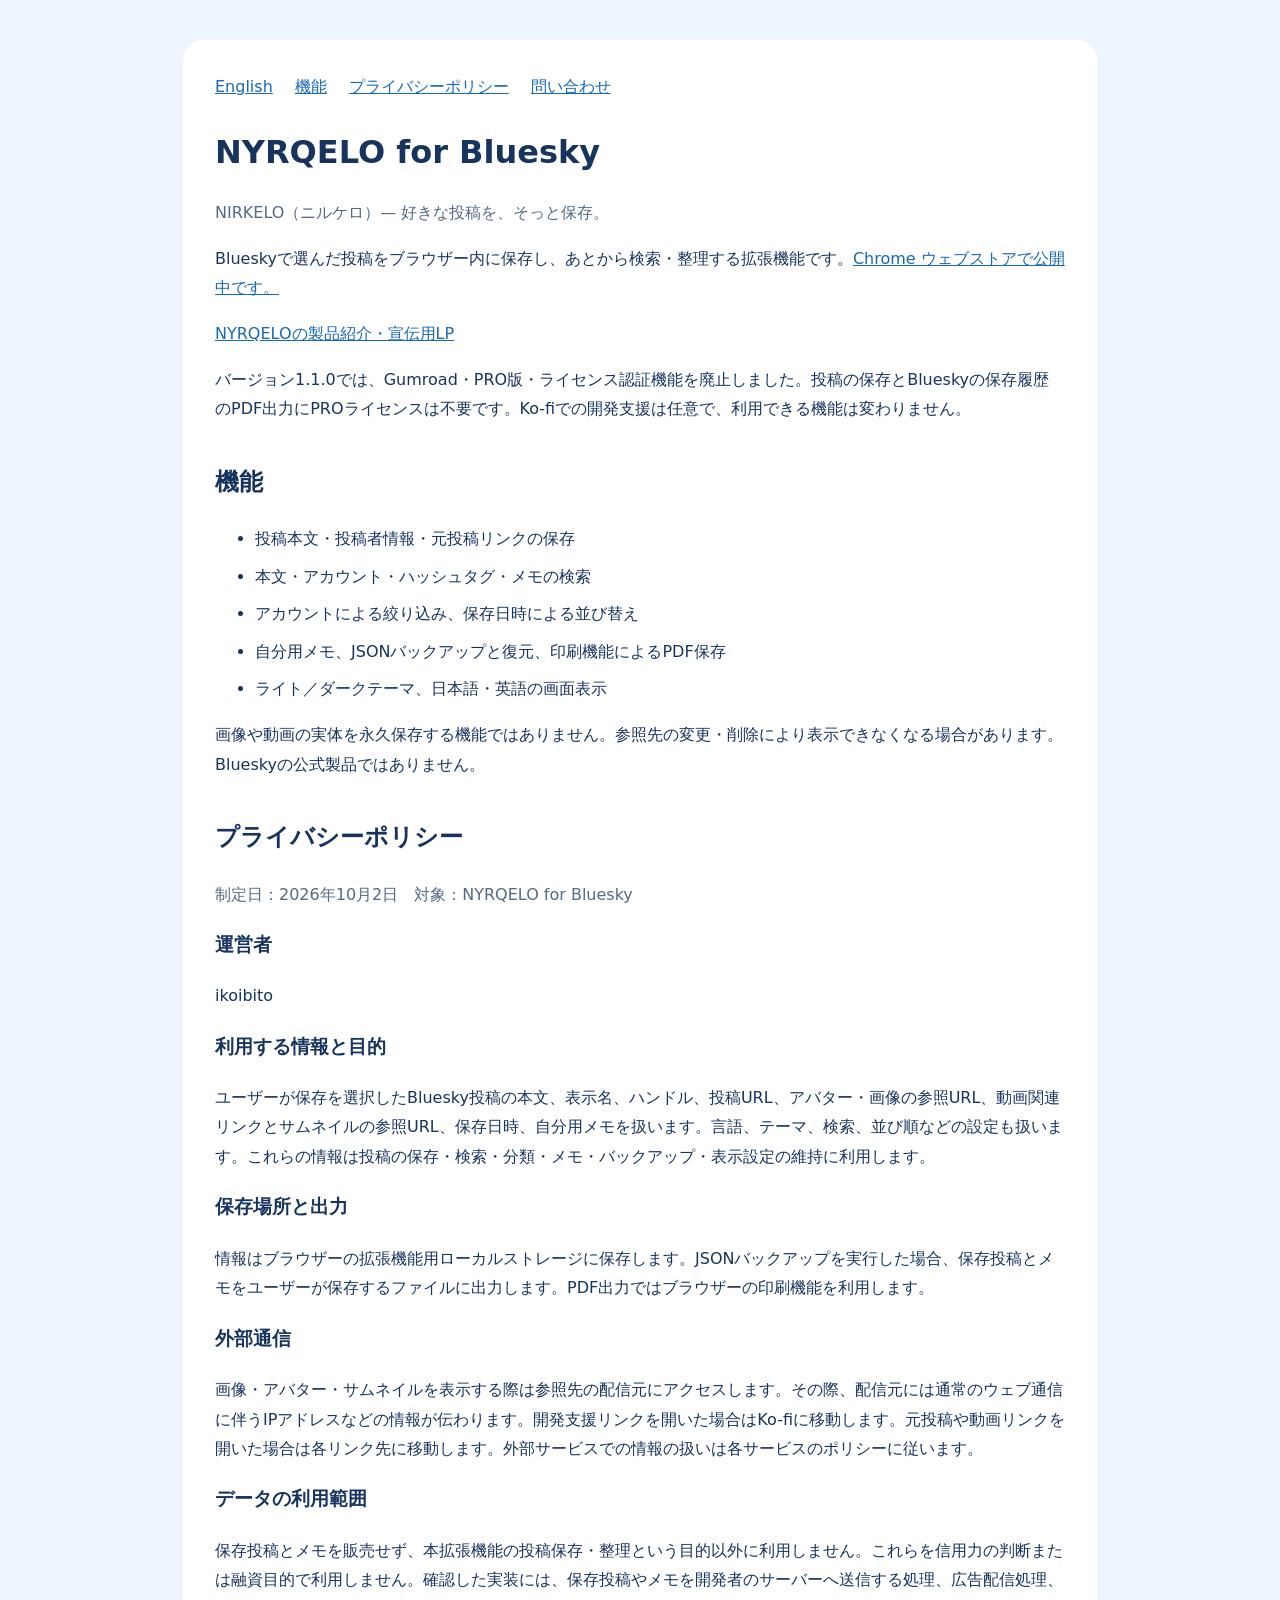
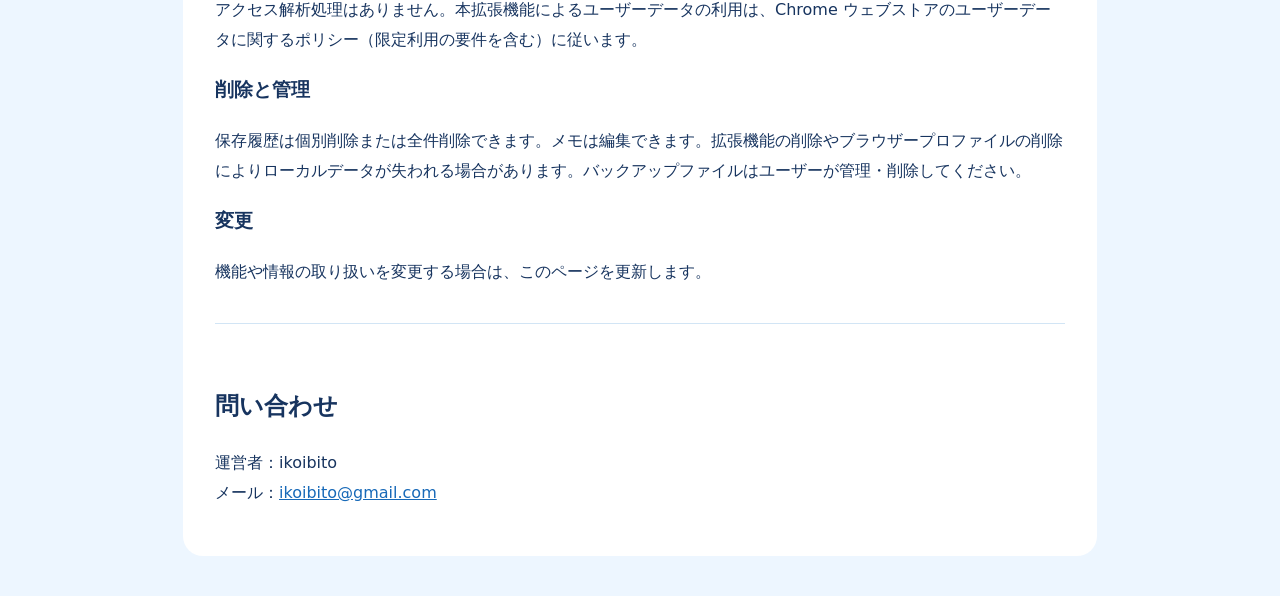
<file: index.html>
<!doctype html>
<html lang="ja">
<head><meta charset="utf-8"><meta name="viewport" content="width=device-width,initial-scale=1"><title>NYRQELO for Bluesky｜NIRKELO（ニルケロ）</title>
<style>body{margin:0;background:#edf6ff;color:#17345f;font-family:system-ui,sans-serif;line-height:1.85}main{max-width:850px;margin:40px auto;padding:32px;background:#fff;border-radius:20px}h1{font-size:2rem;margin-bottom:0}h2{margin-top:36px}a{color:#1769b8}.sub{color:#536b83}li{margin:8px 0}footer{border-top:1px solid #d2e5f5;padding-top:24px;margin-top:36px}nav a{margin-right:22px}</style></head>
<body><main><nav><a href="index-en.html">English</a><a href="#features">機能</a><a href="#privacy">プライバシーポリシー</a><a href="#support">問い合わせ</a></nav>
<h1>NYRQELO for Bluesky</h1><p class="sub">NIRKELO（ニルケロ）— 好きな投稿を、そっと保存。</p><p>Blueskyで選んだ投稿をブラウザー内に保存し、あとから検索・整理する拡張機能です。<a href="https://chromewebstore.google.com/detail/nyrqelo-for-bluesky/inamkdcoefaflmniegmelinbdoelckhn?hl=ja">Chrome ウェブストアで公開中です。</a></p>
<p><a href="https://nyrqelo.vercel.app/">NYRQELOの製品紹介・宣伝用LP</a></p>
<p>バージョン1.1.0では、Gumroad・PRO版・ライセンス認証機能を廃止しました。投稿の保存とBlueskyの保存履歴のPDF出力にPROライセンスは不要です。Ko-fiでの開発支援は任意で、利用できる機能は変わりません。</p>
<h2 id="features">機能</h2><ul><li>投稿本文・投稿者情報・元投稿リンクの保存</li><li>本文・アカウント・ハッシュタグ・メモの検索</li><li>アカウントによる絞り込み、保存日時による並び替え</li><li>自分用メモ、JSONバックアップと復元、印刷機能によるPDF保存</li><li>ライト／ダークテーマ、日本語・英語の画面表示</li></ul>
<p>画像や動画の実体を永久保存する機能ではありません。参照先の変更・削除により表示できなくなる場合があります。Blueskyの公式製品ではありません。</p>
<h2 id="privacy">プライバシーポリシー</h2><p class="sub">制定日：2026年10月2日　対象：NYRQELO for Bluesky</p>
<h3>運営者</h3><p>ikoibito</p>
<h3>利用する情報と目的</h3><p>ユーザーが保存を選択したBluesky投稿の本文、表示名、ハンドル、投稿URL、アバター・画像の参照URL、動画関連リンクとサムネイルの参照URL、保存日時、自分用メモを扱います。言語、テーマ、検索、並び順などの設定も扱います。これらの情報は投稿の保存・検索・分類・メモ・バックアップ・表示設定の維持に利用します。</p>
<h3>保存場所と出力</h3><p>情報はブラウザーの拡張機能用ローカルストレージに保存します。JSONバックアップを実行した場合、保存投稿とメモをユーザーが保存するファイルに出力します。PDF出力ではブラウザーの印刷機能を利用します。</p>
<h3>外部通信</h3><p>画像・アバター・サムネイルを表示する際は参照先の配信元にアクセスします。その際、配信元には通常のウェブ通信に伴うIPアドレスなどの情報が伝わります。開発支援リンクを開いた場合はKo-fiに移動します。元投稿や動画リンクを開いた場合は各リンク先に移動します。外部サービスでの情報の扱いは各サービスのポリシーに従います。</p>
<h3>データの利用範囲</h3><p>保存投稿とメモを販売せず、本拡張機能の投稿保存・整理という目的以外に利用しません。これらを信用力の判断または融資目的で利用しません。確認した実装には、保存投稿やメモを開発者のサーバーへ送信する処理、広告配信処理、アクセス解析処理はありません。本拡張機能によるユーザーデータの利用は、Chrome ウェブストアのユーザーデータに関するポリシー（限定利用の要件を含む）に従います。</p>
<h3>削除と管理</h3><p>保存履歴は個別削除または全件削除できます。メモは編集できます。拡張機能の削除やブラウザープロファイルの削除によりローカルデータが失われる場合があります。バックアップファイルはユーザーが管理・削除してください。</p>
<h3>変更</h3><p>機能や情報の取り扱いを変更する場合は、このページを更新します。</p>
<footer id="support"><h2>問い合わせ</h2><p>運営者：ikoibito<br>メール：<a href="mailto:ikoibito@gmail.com">ikoibito@gmail.com</a></p></footer>
</main></body></html>
</file>
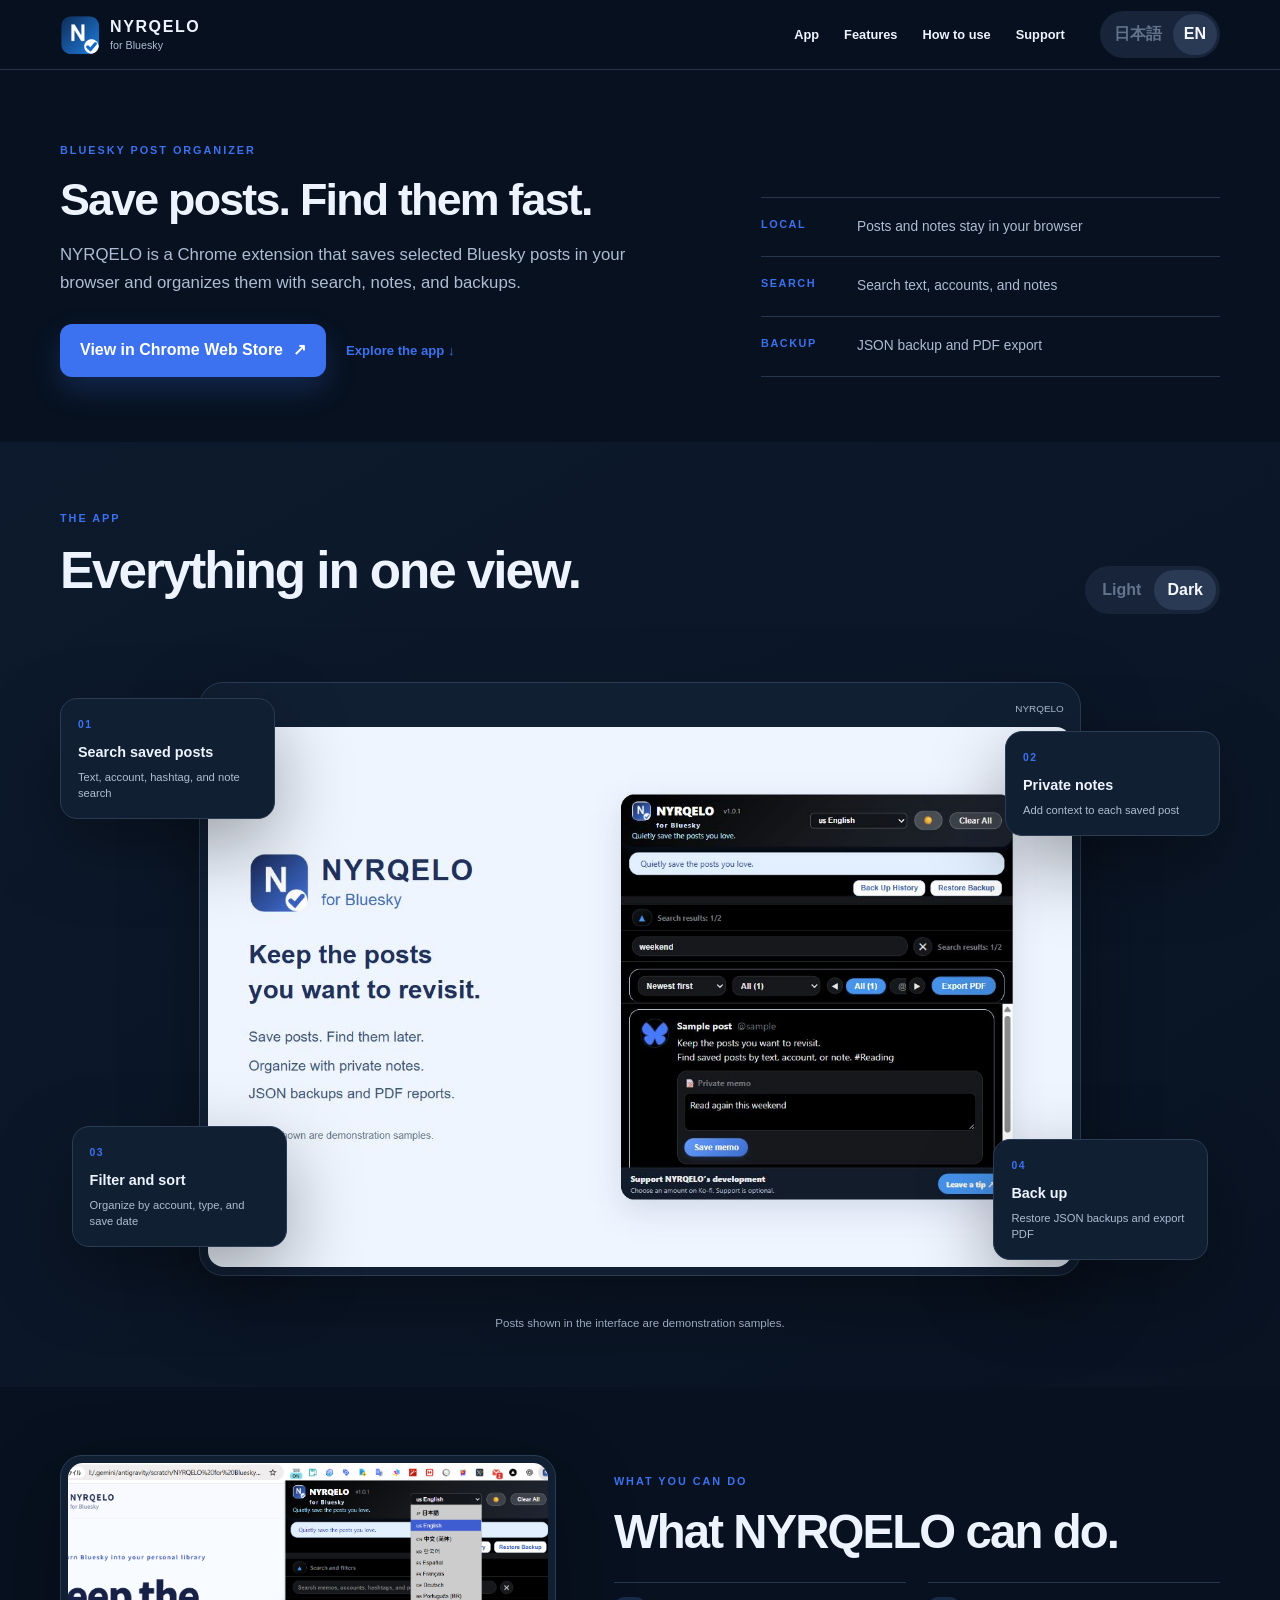
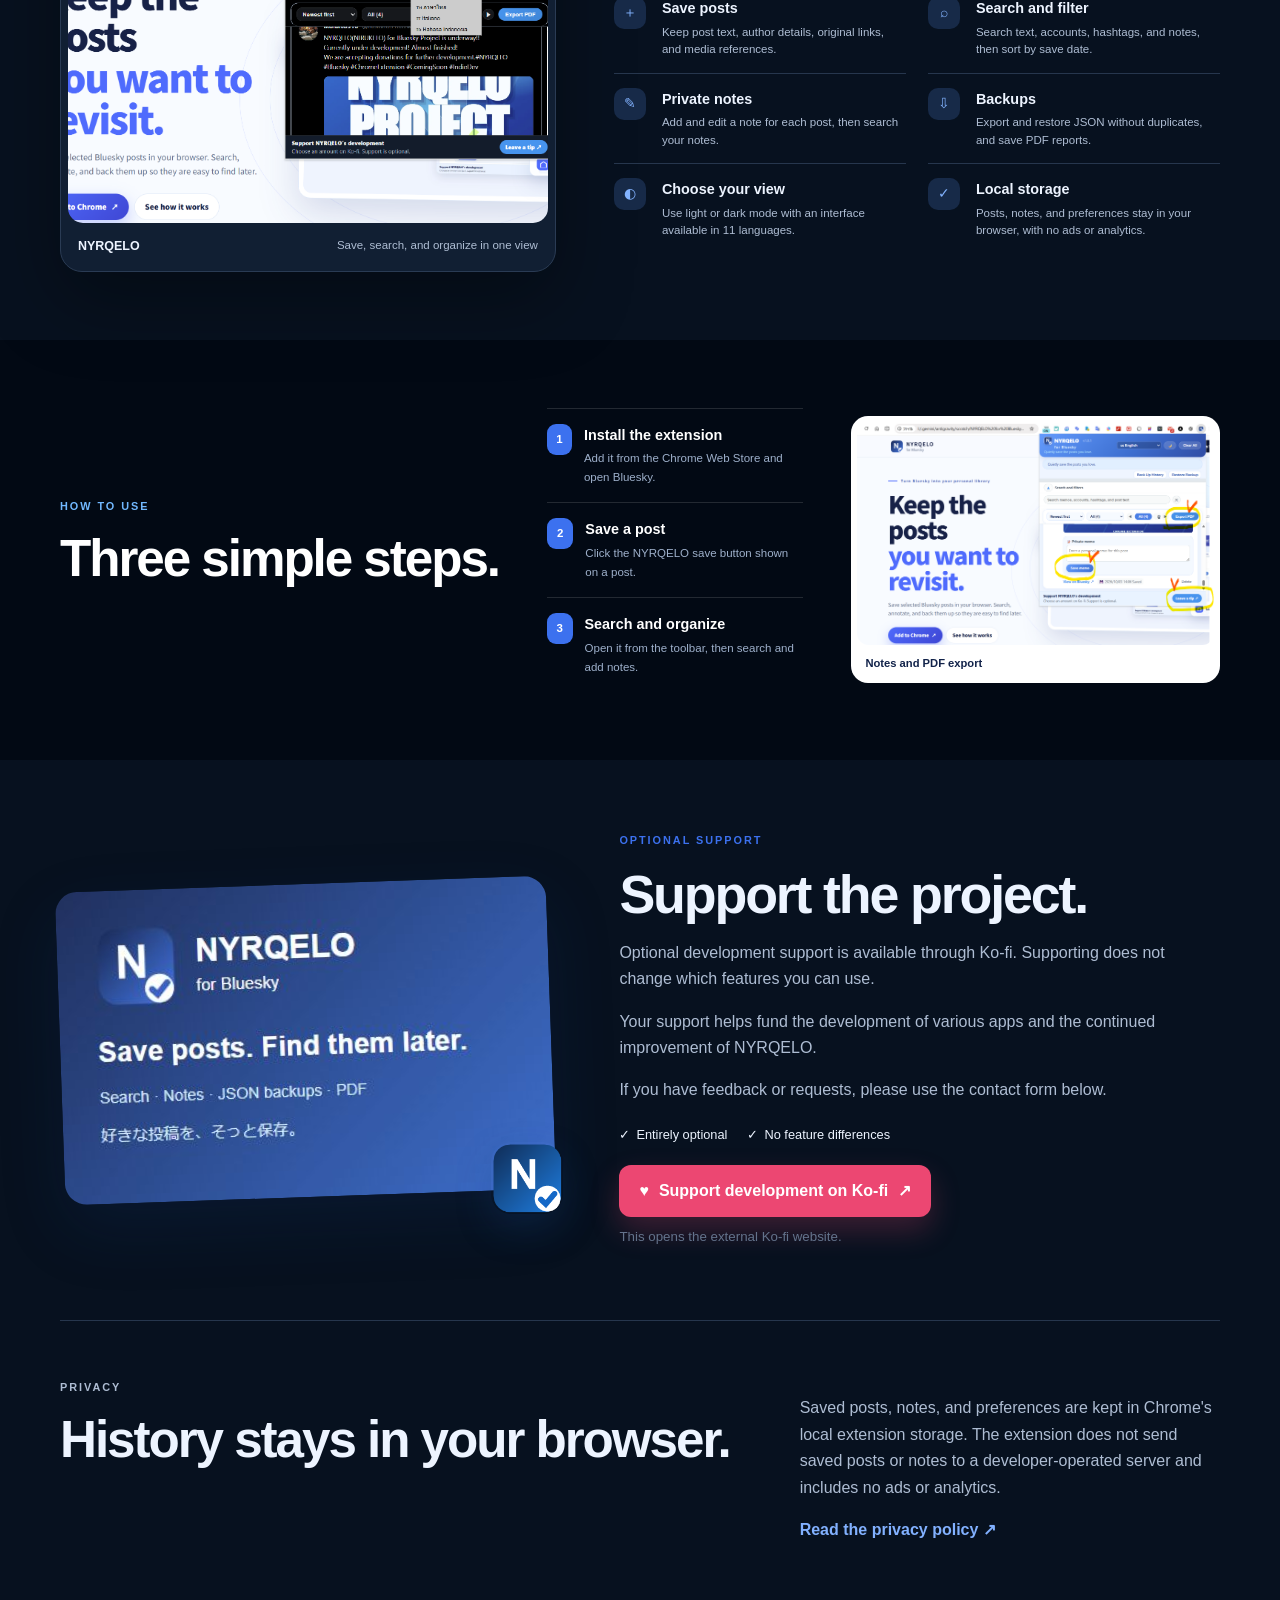
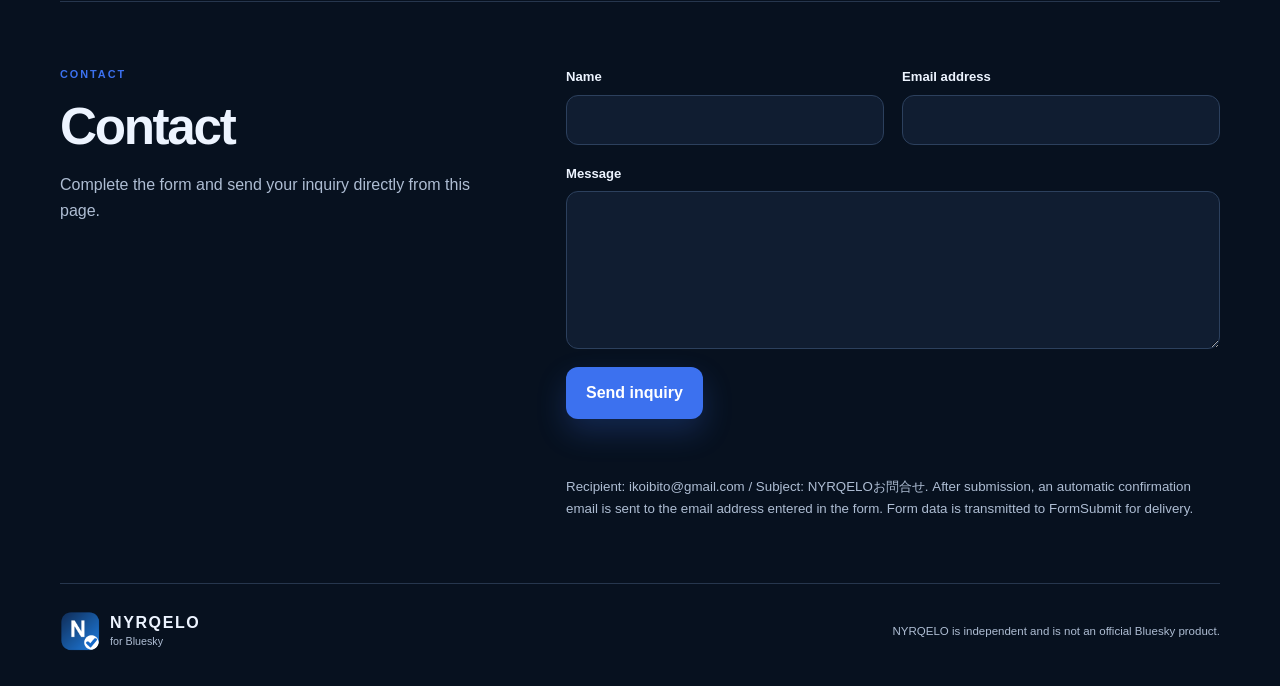
<file: site/index.html>
<!doctype html>
<html lang="en" data-theme="dark">
<head>
  <meta charset="utf-8">
  <meta name="viewport" content="width=device-width,initial-scale=1">
  <meta name="description" content="NYRQELO for Bluesky saves selected posts in your browser. Search text, accounts, hashtags and notes, restore JSON backups, and export PDF reports.">
  <title>NYRQELO for Bluesky | Save posts. Find them later.</title>
  <link rel="canonical" href="https://nyrqelo.vercel.app/">
  <meta property="og:type" content="website">
  <meta property="og:site_name" content="NYRQELO for Bluesky">
  <meta property="og:title" content="NYRQELO for Bluesky | Save posts. Find them later.">
  <meta property="og:description" content="NYRQELO for Bluesky saves selected posts in your browser. Search text, accounts, hashtags and notes, restore JSON backups, and export PDF reports.">
  <meta property="og:url" content="https://nyrqelo.vercel.app/">
  <meta property="og:image" content="https://nyrqelo.vercel.app/assets/promo-bilingual.png">
  <meta name="twitter:card" content="summary_large_image">
  <script type="application/ld+json">{"@context": "https://schema.org", "@type": "SoftwareApplication", "name": "NYRQELO for Bluesky", "url": "https://nyrqelo.vercel.app/", "applicationCategory": "BrowserApplication", "operatingSystem": "Chrome", "description": "NYRQELO for Bluesky saves selected posts in your browser. Search text, accounts, hashtags and notes, restore JSON backups, and export PDF reports.", "image": "https://nyrqelo.vercel.app/assets/icon128.png"}</script>
  <link rel="icon" href="assets/icon128.png">
  <link rel="stylesheet" href="design-v3.css">
  <link rel="stylesheet" href="features-v1-1.css">
  <link rel="stylesheet" href="single-line-headings.css">
  <link rel="stylesheet" href="dark-theme.css?rev=20261004-1">
  <link rel="stylesheet" href="contact.css?rev=20261004-1">
</head>
<body>
  <header class="topbar">
    <a class="brand" href="#top" aria-label="NYRQELO for Bluesky ホーム">
      <img src="assets/icon128.png" alt="">
      <span><b>NYRQELO</b><small>for Bluesky</small></span>
    </a>
    <nav aria-label="メインナビゲーション">
      <a href="#app" data-ja="アプリ画面" data-en="App">App</a>
      <a href="#features" data-ja="機能" data-en="Features">Features</a>
      <a href="#how" data-ja="使い方" data-en="How to use">How to use</a>
      <a href="#support" data-ja="開発支援" data-en="Support">Support</a>
    </nav>
    <div class="language" role="group" aria-label="Language">
      <button type="button" data-lang="ja" aria-pressed="false">日本語</button>
      <button class="active" type="button" data-lang="en" aria-pressed="true">EN</button>
    </div>
  </header>

  <main id="top">
    <section class="intro wrap">
      <div class="intro-copy">
        <p class="overline">BLUESKY POST ORGANIZER</p>
        <h1 data-ja="保存した投稿を、すぐ見つける。" data-en="Save posts. Find them fast.">Save posts. Find them fast.</h1>
        <p data-ja="NYRQELOは、Blueskyの投稿をブラウザー内に保存し、検索・メモ・バックアップで整理できるChrome拡張機能です。" data-en="NYRQELO is a Chrome extension that saves selected Bluesky posts in your browser and organizes them with search, notes, and backups.">NYRQELO is a Chrome extension that saves selected Bluesky posts in your browser and organizes them with search, notes, and backups.</p>
        <div class="intro-actions">
          <a class="store-button" data-store-link href="https://chromewebstore.google.com/detail/inamkdcoefaflmniegmelinbdoelckhn?authuser=0&amp;hl=en" target="_blank" rel="noopener noreferrer"><span data-ja="Chrome ウェブストアで見る" data-en="View in Chrome Web Store">View in Chrome Web Store</span><i>↗</i></a>
          <a class="text-link" href="#app" data-ja="画面を見る ↓" data-en="Explore the app ↓">Explore the app ↓</a>
        </div>
      </div>
      <aside class="intro-summary">
        <div><b>LOCAL</b><span data-ja="投稿とメモをブラウザー内に保存" data-en="Posts and notes stay in your browser">Posts and notes stay in your browser</span></div>
        <div><b>SEARCH</b><span data-ja="本文・アカウント・メモを検索" data-en="Search text, accounts, and notes">Search text, accounts, and notes</span></div>
        <div><b>BACKUP</b><span data-ja="JSONバックアップとPDF保存" data-en="JSON backup and PDF export">JSON backup and PDF export</span></div>
      </aside>
    </section>

    <section id="app" class="app-stage">
      <div class="stage-head wrap">
        <div><p class="overline">THE APP</p><h2 data-ja="必要な操作を、一画面で。" data-en="Everything in one view.">Everything in one view.</h2></div>
        <div class="view-switch" role="group" aria-label="Theme preview">
          <button type="button" data-view="light" data-ja="ライト" data-en="Light" aria-pressed="false">Light</button>
          <button class="active" type="button" data-view="dark" data-ja="ダーク" data-en="Dark" aria-pressed="true">Dark</button>
        </div>
      </div>
      <div class="app-canvas wrap">
        <article class="callout callout-one"><span>01</span><b data-ja="投稿を横断検索" data-en="Search saved posts">Search saved posts</b><small data-ja="本文、アカウント、ハッシュタグ、メモに対応" data-en="Text, account, hashtag, and note search">Text, account, hashtag, and note search</small></article>
        <article class="callout callout-two"><span>02</span><b data-ja="自分用メモ" data-en="Private notes">Private notes</b><small data-ja="投稿ごとに書き残して、あとから検索" data-en="Add context to each saved post">Add context to each saved post</small></article>
        <div class="app-window">
          <div class="window-top"><span></span><span></span><span></span><small>NYRQELO</small></div>
          <img data-app-image src="assets/screenshot-en-dark.png" alt="NYRQELO dark view in English">
        </div>
        <article class="callout callout-three"><span>03</span><b data-ja="絞り込みと並び替え" data-en="Filter and sort">Filter and sort</b><small data-ja="アカウント、種類、保存日時で整理" data-en="Organize by account, type, and save date">Organize by account, type, and save date</small></article>
        <article class="callout callout-four"><span>04</span><b data-ja="バックアップ" data-en="Back up">Back up</b><small data-ja="JSONで保存・復元、印刷画面からPDF保存" data-en="Restore JSON backups and export PDF">Restore JSON backups and export PDF</small></article>
      </div>
      <p class="sample-note wrap" data-ja="画面内の投稿は説明用のサンプルです。" data-en="Posts shown in the interface are demonstration samples.">Posts shown in the interface are demonstration samples.</p>
    </section>

    <section id="features" class="capabilities wrap">
      <div class="capability-visual">
        <img src="assets/002NYRQEQLO.png" alt="NYRQELOの保存履歴と言語選択画面">
        <div><b>NYRQELO</b><span data-ja="保存・検索・整理を一つの画面で" data-en="Save, search, and organize in one view">Save, search, and organize in one view</span></div>
      </div>
      <div class="capability-copy">
        <p class="overline">WHAT YOU CAN DO</p>
        <h2 data-ja="NYRQELOでできること。" data-en="What NYRQELO can do.">What NYRQELO can do.</h2>
        <div class="capability-grid">
          <article><i>＋</i><div><h3 data-ja="投稿を保存" data-en="Save posts">Save posts</h3><p data-ja="本文、投稿者情報、元投稿リンク、画像や動画の参照情報を保存。" data-en="Keep post text, author details, original links, and media references.">Keep post text, author details, original links, and media references.</p></div></article>
          <article><i>⌕</i><div><h3 data-ja="検索・絞り込み" data-en="Search and filter">Search and filter</h3><p data-ja="本文、アカウント、ハッシュタグ、メモから検索。保存日時でも整理。" data-en="Search text, accounts, hashtags, and notes, then sort by save date.">Search text, accounts, hashtags, and notes, then sort by save date.</p></div></article>
          <article><i>✎</i><div><h3 data-ja="自分用メモ" data-en="Private notes">Private notes</h3><p data-ja="投稿ごとにメモを追加・編集し、メモの内容から再検索。" data-en="Add and edit a note for each post, then search your notes.">Add and edit a note for each post, then search your notes.</p></div></article>
          <article><i>⇩</i><div><h3 data-ja="バックアップ" data-en="Backups">Backups</h3><p data-ja="JSONで保存・復元。重複を除外し、印刷画面からPDF保存。" data-en="Export and restore JSON without duplicates, and save PDF reports.">Export and restore JSON without duplicates, and save PDF reports.</p></div></article>
          <article><i>◐</i><div><h3 data-ja="表示を選択" data-en="Choose your view">Choose your view</h3><p data-ja="ライト／ダークテーマと、日本語・英語を含む11言語に対応。" data-en="Use light or dark mode with an interface available in 11 languages.">Use light or dark mode with an interface available in 11 languages.</p></div></article>
          <article><i>✓</i><div><h3 data-ja="ローカル保存" data-en="Local storage">Local storage</h3><p data-ja="投稿、メモ、設定をブラウザー内に保存。広告・アクセス解析なし。" data-en="Posts, notes, and preferences stay in your browser, with no ads or analytics.">Posts, notes, and preferences stay in your browser, with no ads or analytics.</p></div></article>
        </div>
      </div>
    </section>

    <section id="how" class="workflow">
      <div class="wrap workflow-grid">
        <div class="workflow-title"><p class="overline">HOW TO USE</p><h2 data-ja="使い方は3ステップ。" data-en="Three simple steps.">Three simple steps.</h2></div>
        <ol>
          <li><b>1</b><span><strong data-ja="拡張機能を追加" data-en="Install the extension">Install the extension</strong><small data-ja="Chrome ウェブストアから追加してBlueskyを開きます。" data-en="Add it from the Chrome Web Store and open Bluesky.">Add it from the Chrome Web Store and open Bluesky.</small></span></li>
          <li><b>2</b><span><strong data-ja="投稿を保存" data-en="Save a post">Save a post</strong><small data-ja="投稿に表示されるNYRQELOの保存ボタンを押します。" data-en="Click the NYRQELO save button shown on a post.">Click the NYRQELO save button shown on a post.</small></span></li>
          <li><b>3</b><span><strong data-ja="検索・整理" data-en="Search and organize">Search and organize</strong><small data-ja="ツールバーから開いて、検索やメモで整理します。" data-en="Open it from the toolbar, then search and add notes.">Open it from the toolbar, then search and add notes.</small></span></li>
        </ol>
        <div class="workflow-image"><img src="assets/003NYRQEQLO.png" alt="NYRQELOのメモ保存とPDF出力の操作説明画像"><span data-ja="メモ保存とPDF出力" data-en="Notes and PDF export">Notes and PDF export</span></div>
      </div>
    </section>

    <section id="support" class="support wrap">
      <div class="support-image"><img src="assets/promo-bilingual.png" alt="NYRQELO for Bluesky プロモーション画像"><img src="assets/icon128.png" alt=""></div>
      <div class="support-copy">
        <p class="overline">OPTIONAL SUPPORT</p>
        <h2 data-ja="便利なら、開発を応援。" data-en="Support the project.">Support the project.</h2>
        <p data-ja="Ko-fiを通じた任意の開発支援を受け付けています。支援の有無によって、利用できる機能は変わりません。" data-en="Optional development support is available through Ko-fi. Supporting does not change which features you can use.">Optional development support is available through Ko-fi. Supporting does not change which features you can use.</p>
        <p data-ja="いただいたご支援は、さまざまなアプリの開発と、NYRQELOをさらに進化させるために活用します。" data-en="Your support helps fund the development of various apps and the continued improvement of NYRQELO.">Your support helps fund the development of various apps and the continued improvement of NYRQELO.</p>
        <p class="support-feedback" data-ja="ご意見・ご要望があれば、下のお問い合わせフォームからお知らせください。" data-en="If you have feedback or requests, please use the contact form below.">If you have feedback or requests, please use the contact form below.</p>
        <div class="support-facts"><span>✓ <i data-ja="支援は任意" data-en="Entirely optional">Entirely optional</i></span><span>✓ <i data-ja="機能差なし" data-en="No feature differences">No feature differences</i></span></div>
        <a class="donate" href="https://ko-fi.com/ikoibito" target="_blank" rel="noopener noreferrer"><span>♥</span><b data-ja="Ko-fiで開発を応援する" data-en="Support development on Ko-fi">Support development on Ko-fi</b><i>↗</i></a>
        <small data-ja="外部サイトKo-fiが開きます。" data-en="This opens the external Ko-fi website.">This opens the external Ko-fi website.</small>
      </div>
    </section>

    <section id="privacy" class="privacy wrap">
      <div><p class="overline">PRIVACY</p><h2 data-ja="履歴はブラウザー内に保存。" data-en="History stays in your browser.">History stays in your browser.</h2></div>
      <div><p data-ja="保存した投稿、メモ、設定はChromeの拡張機能用ローカルストレージに保存します。開発者サーバーへの投稿・メモ送信処理、広告、アクセス解析はありません。" data-en="Saved posts, notes, and preferences are kept in Chrome's local extension storage. The extension does not send saved posts or notes to a developer-operated server and includes no ads or analytics.">Saved posts, notes, and preferences are kept in Chrome's local extension storage. The extension does not send saved posts or notes to a developer-operated server and includes no ads or analytics.</p><a data-privacy-link href="https://blueway01.github.io/nyrqelo/index-en.html#privacy" target="_blank" rel="noopener noreferrer" data-ja="プライバシーポリシーを読む ↗" data-en="Read the privacy policy ↗">Read the privacy policy ↗</a></div>
    </section>

    <section id="contact" class="contact wrap" aria-labelledby="contact-title">
      <div class="contact-heading">
        <p class="overline">CONTACT</p>
        <h2 id="contact-title" data-ja="お問い合わせ" data-en="Contact">Contact</h2>
        <p data-ja="必要事項を入力して、このページから直接送信できます。" data-en="Complete the form and send your inquiry directly from this page.">Complete the form and send your inquiry directly from this page.</p>
      </div>
      <form class="contact-form" data-contact-form action="https://formsubmit.co/ikoibito@gmail.com" method="POST">
        <input type="hidden" name="_subject" value="NYRQELOお問合せ">
        <input type="hidden" name="_template" value="table">
        <input type="hidden" name="_next" value="https://nyrqelo.vercel.app/?sent=1#contact">
        <input type="hidden" name="_autoresponse" data-autoresponse value="Thank you for contacting NYRQELO for Bluesky. Your inquiry has been received. We will review your message and reply to you separately.">
        <input class="contact-honey" type="text" name="_honey" tabindex="-1" autocomplete="off" aria-hidden="true">
        <label>
          <span data-ja="お名前" data-en="Name">Name</span>
          <input type="text" name="name" autocomplete="name" required>
        </label>
        <label>
          <span data-ja="メールアドレス" data-en="Email address">Email address</span>
          <input type="email" name="email" autocomplete="email" required>
        </label>
        <label class="contact-message">
          <span data-ja="お問い合わせ内容" data-en="Message">Message</span>
          <textarea name="message" rows="6" required></textarea>
        </label>
        <button type="submit" data-ja="送信する" data-en="Send inquiry">Send inquiry</button>
        <p class="contact-status" data-contact-status role="status" aria-live="polite"></p>
        <small data-ja="送信先：ikoibito@gmail.com／件名：NYRQELOお問合せ。送信後、フォームに入力したメールアドレスへ受付完了メールを自動返信します。入力内容は送信処理のためFormSubmitへ送信されます。" data-en="Recipient: ikoibito@gmail.com / Subject: NYRQELOお問合せ. After submission, an automatic confirmation email is sent to the email address entered in the form. Form data is transmitted to FormSubmit for delivery.">Recipient: ikoibito@gmail.com / Subject: NYRQELOお問合せ. After submission, an automatic confirmation email is sent to the email address entered in the form. Form data is transmitted to FormSubmit for delivery.</small>
      </form>
    </section>
  </main>

  <footer class="footer wrap">
    <a class="brand" href="#top"><img src="assets/icon128.png" alt=""><span><b>NYRQELO</b><small>for Bluesky</small></span></a>
    <p data-ja="Blueskyの公式製品ではありません。" data-en="NYRQELO is independent and is not an official Bluesky product.">NYRQELO is independent and is not an official Bluesky product.</p>
  </footer>

  <script src="design-v3.js?rev=20261004-2"></script>
</body>
</html>
</file>
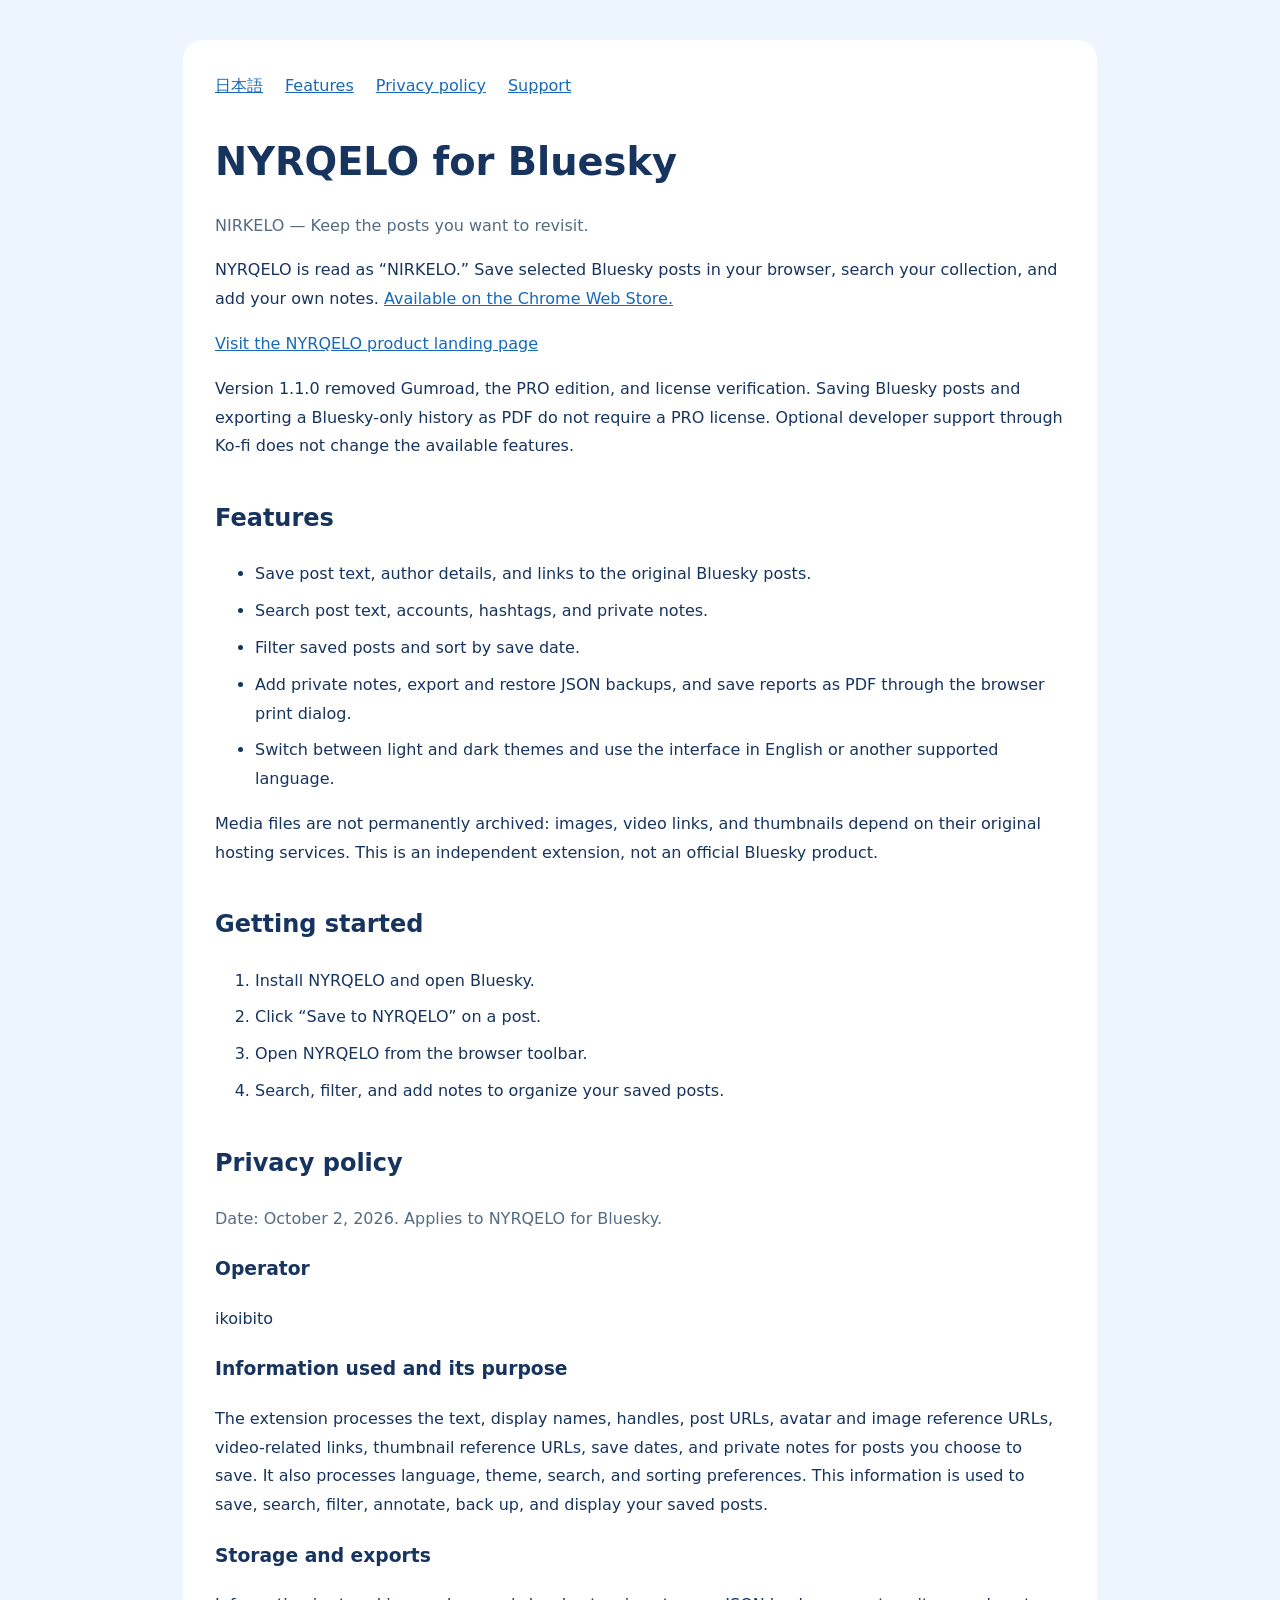
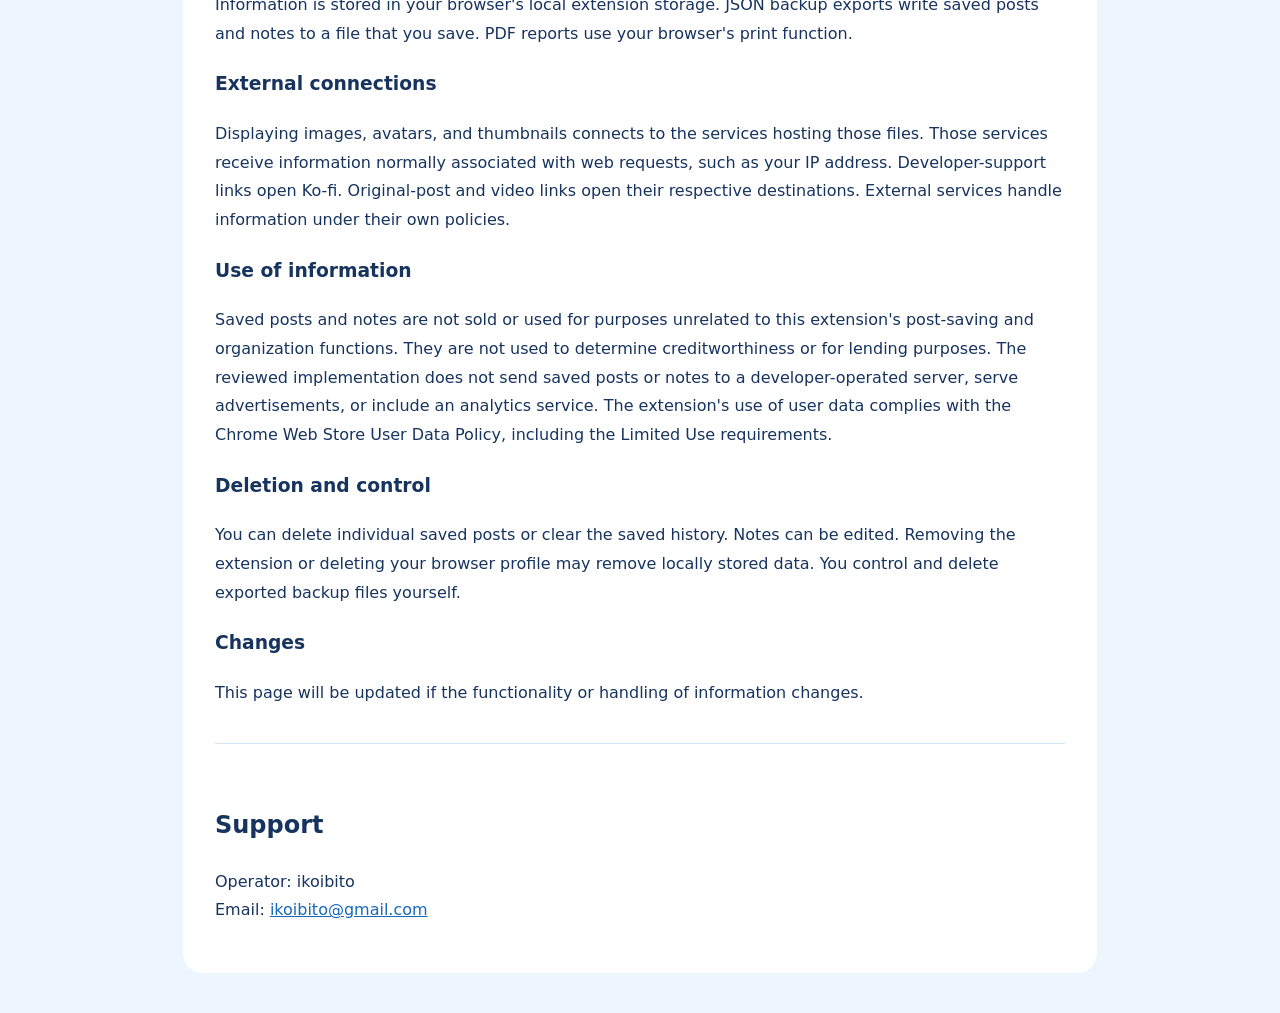
<file: index-en.html>
<!doctype html>
<html lang="en">
<head><meta charset="utf-8"><meta name="viewport" content="width=device-width,initial-scale=1"><meta name="description" content="NYRQELO for Bluesky saves selected posts locally, with search, private notes, JSON backups, and PDF reports."><title>NYRQELO for Bluesky — Save, search, and organize posts</title>
<style>body{margin:0;background:#edf6ff;color:#17345f;font-family:system-ui,sans-serif;line-height:1.8}main{max-width:850px;margin:40px auto;padding:32px;background:#fff;border-radius:20px}h1{font-size:2.4rem;margin-bottom:0}h2{margin-top:36px}a{color:#1769b8}.sub{color:#536b83}li{margin:8px 0}footer{border-top:1px solid #d2e5f5;padding-top:24px;margin-top:36px}nav a{margin-right:22px}</style></head>
<body><main><nav><a href="index.html">日本語</a><a href="#features">Features</a><a href="#privacy">Privacy policy</a><a href="#support">Support</a></nav>
<h1>NYRQELO for Bluesky</h1><p class="sub">NIRKELO — Keep the posts you want to revisit.</p><p>NYRQELO is read as “NIRKELO.” Save selected Bluesky posts in your browser, search your collection, and add your own notes. <a href="https://chromewebstore.google.com/detail/nyrqelo-for-bluesky/inamkdcoefaflmniegmelinbdoelckhn?hl=en">Available on the Chrome Web Store.</a></p>
<p><a href="https://nyrqelo.vercel.app/">Visit the NYRQELO product landing page</a></p>
<p>Version 1.1.0 removed Gumroad, the PRO edition, and license verification. Saving Bluesky posts and exporting a Bluesky-only history as PDF do not require a PRO license. Optional developer support through Ko-fi does not change the available features.</p>
<h2 id="features">Features</h2><ul><li>Save post text, author details, and links to the original Bluesky posts.</li><li>Search post text, accounts, hashtags, and private notes.</li><li>Filter saved posts and sort by save date.</li><li>Add private notes, export and restore JSON backups, and save reports as PDF through the browser print dialog.</li><li>Switch between light and dark themes and use the interface in English or another supported language.</li></ul>
<p>Media files are not permanently archived: images, video links, and thumbnails depend on their original hosting services. This is an independent extension, not an official Bluesky product.</p>
<h2>Getting started</h2><ol><li>Install NYRQELO and open Bluesky.</li><li>Click “Save to NYRQELO” on a post.</li><li>Open NYRQELO from the browser toolbar.</li><li>Search, filter, and add notes to organize your saved posts.</li></ol>
<h2 id="privacy">Privacy policy</h2><p class="sub">Date: October 2, 2026. Applies to NYRQELO for Bluesky.</p>
<h3>Operator</h3><p>ikoibito</p>
<h3>Information used and its purpose</h3><p>The extension processes the text, display names, handles, post URLs, avatar and image reference URLs, video-related links, thumbnail reference URLs, save dates, and private notes for posts you choose to save. It also processes language, theme, search, and sorting preferences. This information is used to save, search, filter, annotate, back up, and display your saved posts.</p>
<h3>Storage and exports</h3><p>Information is stored in your browser's local extension storage. JSON backup exports write saved posts and notes to a file that you save. PDF reports use your browser's print function.</p>
<h3>External connections</h3><p>Displaying images, avatars, and thumbnails connects to the services hosting those files. Those services receive information normally associated with web requests, such as your IP address. Developer-support links open Ko-fi. Original-post and video links open their respective destinations. External services handle information under their own policies.</p>
<h3>Use of information</h3><p>Saved posts and notes are not sold or used for purposes unrelated to this extension's post-saving and organization functions. They are not used to determine creditworthiness or for lending purposes. The reviewed implementation does not send saved posts or notes to a developer-operated server, serve advertisements, or include an analytics service. The extension's use of user data complies with the Chrome Web Store User Data Policy, including the Limited Use requirements.</p>
<h3>Deletion and control</h3><p>You can delete individual saved posts or clear the saved history. Notes can be edited. Removing the extension or deleting your browser profile may remove locally stored data. You control and delete exported backup files yourself.</p>
<h3>Changes</h3><p>This page will be updated if the functionality or handling of information changes.</p>
<footer id="support"><h2>Support</h2><p>Operator: ikoibito<br>Email: <a href="mailto:ikoibito@gmail.com">ikoibito@gmail.com</a></p></footer>
</main></body></html>
</file>
<file: site/design-v3.css>
:root{--navy:#07152f;--ink:#12234a;--blue:#3c71ef;--soft:#f2f6fc;--line:#dbe5f3;--muted:#64738c;--pink:#ec4772}*{box-sizing:border-box}html{scroll-behavior:smooth}body{margin:0;color:var(--ink);background:#fff;font-family:Inter,"Noto Sans JP","Yu Gothic UI","Segoe UI",sans-serif;line-height:1.65}html[lang="ja"] body{line-break:strict}html[lang="ja"] h1,html[lang="ja"] h2,html[lang="ja"] h3,html[lang="ja"] p{word-break:auto-phrase}a{color:inherit;text-decoration:none}img{display:block;max-width:100%}button{font:inherit}.wrap{width:min(1160px,calc(100% - 40px));margin:auto}.topbar{position:sticky;top:0;z-index:20;height:70px;padding:0 max(20px,calc((100vw - 1160px)/2));display:flex;align-items:center;gap:35px;background:rgba(255,255,255,.92);backdrop-filter:blur(16px);border-bottom:1px solid var(--line)}.brand{display:flex;align-items:center;gap:10px;margin-right:auto}.brand img{width:40px;border-radius:12px}.brand span{display:flex;flex-direction:column;line-height:1}.brand b{letter-spacing:.1em}.brand small{margin-top:5px;color:var(--muted);font-size:.67rem}.topbar nav{display:flex;gap:25px;font-size:.8rem;font-weight:800}.topbar nav a:hover{color:var(--blue)}.language{display:flex;padding:3px;background:#edf3fc;border-radius:99px}.language button{padding:7px 11px;border:0;border-radius:99px;background:transparent;color:var(--muted);font-weight:850;cursor:pointer}.language button.active{color:var(--ink);background:#fff;box-shadow:0 2px 9px #ccd8e9}.overline{margin:0;color:var(--blue);font-size:.68rem;font-weight:900;letter-spacing:.18em}.intro{display:grid;grid-template-columns:1.15fr .85fr;gap:80px;align-items:end;padding-top:72px;padding-bottom:65px}.intro-copy h1,.stage-head h2,.workflow h2,.support h2,.privacy h2{margin:15px 0;line-height:1.1;letter-spacing:-.045em;text-wrap:balance}.intro-copy h1{font-size:clamp(3.2rem,5.6vw,5.8rem);max-width:780px}.intro-copy>p:not(.overline){max-width:700px;color:var(--muted);font-size:1.05rem}.intro-actions{display:flex;align-items:center;gap:20px;margin-top:28px}.store-button,.donate{display:inline-flex;align-items:center;justify-content:center;gap:10px;padding:13px 20px;border-radius:12px;color:#fff;background:var(--blue);font-weight:850;box-shadow:0 13px 30px rgba(60,113,239,.23)}.store-button i,.donate i{font-style:normal}.text-link{font-size:.82rem;font-weight:850;color:var(--blue)}.intro-summary{border-top:1px solid var(--line)}.intro-summary div{display:grid;grid-template-columns:82px 1fr;gap:14px;padding:18px 0;border-bottom:1px solid var(--line)}.intro-summary b{font-size:.68rem;letter-spacing:.14em;color:var(--blue)}.intro-summary span{font-size:.86rem;color:var(--muted)}.app-stage{padding:68px 0 54px;background:linear-gradient(150deg,#eef5ff,#f9fbfe)}.stage-head{display:flex;align-items:end;justify-content:space-between;margin-bottom:30px}.stage-head h2,.workflow h2,.privacy h2{font-size:clamp(2.4rem,4vw,4rem)}.view-switch{display:flex;padding:4px;background:#e2ebf7;border-radius:99px}.view-switch button{padding:7px 13px;border:0;border-radius:99px;background:transparent;color:var(--muted);font-weight:800;cursor:pointer}.view-switch button.active{color:var(--ink);background:#fff;box-shadow:0 3px 12px #cbd8e9}.app-canvas{position:relative;min-height:670px;display:grid;place-items:center}.app-window{position:relative;z-index:2;width:76%;padding:8px;background:#fff;border:1px solid var(--line);border-radius:24px;box-shadow:0 30px 80px rgba(24,70,137,.2)}.window-top{height:36px;display:flex;align-items:center;gap:6px;padding:0 8px}.window-top span{width:7px;height:7px;border-radius:50%;background:#d7dfe9}.window-top span:first-child{background:#ff7474}.window-top span:nth-child(2){background:#ffc95d}.window-top span:nth-child(3){background:#65d499}.window-top small{margin-left:auto;color:#8390a4;font-size:.62rem}.app-window img{border-radius:16px}.callout{position:absolute;z-index:3;width:215px;padding:17px;background:rgba(255,255,255,.96);border:1px solid var(--line);border-radius:17px;box-shadow:0 16px 38px rgba(24,70,137,.12)}.callout span{display:block;margin-bottom:8px;color:var(--blue);font-size:.65rem;font-weight:900;letter-spacing:.14em}.callout b,.callout small{display:block}.callout b{font-size:.9rem}.callout small{margin-top:4px;color:var(--muted);font-size:.7rem;line-height:1.45}.callout-one{left:0;top:8%}.callout-two{right:0;top:13%}.callout-three{left:1%;bottom:10%}.callout-four{right:1%;bottom:8%}.sample-note{text-align:center;color:var(--muted);font-size:.72rem}.feature-strip{display:grid;grid-template-columns:repeat(3,1fr);gap:0;padding-top:54px;padding-bottom:54px}.feature-strip article{display:grid;grid-template-columns:50px 1fr;gap:14px;padding:10px 30px;border-right:1px solid var(--line)}.feature-strip article:first-child{padding-left:0}.feature-strip article:last-child{border-right:0;padding-right:0}.feature-strip i{display:grid;place-items:center;width:42px;height:42px;border-radius:13px;color:var(--blue);background:#eaf1ff;font-style:normal;font-size:1.2rem}.feature-strip h3{margin:0 0 5px;font-size:1rem}.feature-strip p{margin:0;color:var(--muted);font-size:.78rem}.workflow{padding:68px 0;background:var(--navy);color:#fff}.workflow-grid{display:grid;grid-template-columns:.65fr .8fr 1.15fr;align-items:center;gap:48px}.workflow .overline{color:#71b8ff}.workflow ol{margin:0;padding:0;list-style:none}.workflow li{display:flex;gap:12px;padding:15px 0;border-top:1px solid rgba(255,255,255,.13)}.workflow li>b{display:grid;place-items:center;width:31px;height:31px;border-radius:9px;background:var(--blue);font-size:.72rem}.workflow li span{display:flex;flex-direction:column}.workflow strong{font-size:.9rem}.workflow small{margin-top:2px;color:#9eb0cb;font-size:.72rem}.workflow-image{padding:6px;background:#fff;border-radius:17px}.workflow-image img{width:100%;aspect-ratio:16/10;object-fit:cover;object-position:top;border-radius:12px}.workflow-image span{display:block;padding:9px 8px 5px;color:var(--ink);font-size:.7rem;font-weight:800}.support{display:grid;grid-template-columns:.9fr 1.1fr;align-items:center;gap:68px;padding-top:72px;padding-bottom:72px}.support-image{position:relative}.support-image>img:first-child{width:100%;border-radius:22px;box-shadow:0 25px 65px rgba(18,62,124,.17);transform:rotate(-2deg)}.support-image>img:last-child{position:absolute;width:72px;right:-12px;bottom:-18px;border-radius:20px;box-shadow:0 15px 35px rgba(18,62,124,.25)}.support h2{font-size:clamp(2.5rem,4.2vw,4.3rem)}.support-copy>p:not(.overline){color:var(--muted)}.support-facts{display:flex;gap:20px;margin:20px 0;color:var(--ink);font-size:.8rem}.support-facts span{display:flex;gap:6px}.support-facts i{font-style:normal}.donate{background:var(--pink);box-shadow:0 13px 30px rgba(236,71,114,.24)}.support-copy>small{display:block;margin-top:9px;color:var(--muted)}.privacy{display:grid;grid-template-columns:.8fr 1.2fr;gap:70px;padding-top:58px;padding-bottom:58px;border-top:1px solid var(--line)}.privacy p{color:var(--muted)}.privacy a{color:var(--blue);font-weight:850}.footer{display:flex;align-items:center;gap:25px;padding:26px 0 34px;border-top:1px solid var(--line)}.footer p{margin-left:auto;color:var(--muted);font-size:.72rem}.footer>a:last-child{font-size:.78rem;font-weight:800}@media(max-width:960px){.topbar nav{display:none}.intro{grid-template-columns:1fr;gap:35px}.intro-summary{display:grid;grid-template-columns:repeat(3,1fr)}.intro-summary div{display:flex;flex-direction:column}.app-canvas{min-height:auto;padding:0 0 180px}.app-window{width:100%}.callout{width:calc(50% - 10px)}.callout-one,.callout-three{left:0}.callout-two,.callout-four{right:0}.callout-one,.callout-two{top:auto;bottom:88px}.callout-three,.callout-four{bottom:0}.workflow-grid{grid-template-columns:1fr 1fr}.workflow-image{grid-column:1/-1}.support{grid-template-columns:1fr;gap:38px}.support-image{max-width:620px;margin:auto}.privacy{grid-template-columns:1fr;gap:20px}}@media(max-width:620px){.wrap{width:min(100% - 24px,1160px)}.topbar{height:64px;padding:0 12px}.brand img{width:35px}.intro{padding-top:42px;padding-bottom:48px}.intro-copy h1{font-size:2.8rem}.intro-actions{align-items:stretch;flex-direction:column}.store-button{width:100%}.intro-summary{grid-template-columns:1fr}.intro-summary div{display:grid}.stage-head{align-items:flex-start;flex-direction:column;gap:16px}.stage-head h2,.workflow h2,.privacy h2{font-size:2.25rem}.app-canvas{padding-bottom:342px}.callout{width:100%;position:absolute}.callout-one{bottom:258px}.callout-two{bottom:172px}.callout-three{bottom:86px}.callout-four{bottom:0}.feature-strip{grid-template-columns:1fr}.feature-strip article,.feature-strip article:first-child,.feature-strip article:last-child{padding:17px 0;border-right:0;border-bottom:1px solid var(--line)}.workflow-grid{grid-template-columns:1fr;gap:30px}.workflow-image{grid-column:auto}.support{padding-top:55px;padding-bottom:55px}.support h2{font-size:2.45rem}.support-facts{flex-direction:column;gap:5px}.donate{width:100%}.privacy{padding-top:50px;padding-bottom:50px}.footer{align-items:flex-start;flex-wrap:wrap}.footer .brand{width:100%}.footer p{width:100%;margin:0;order:3}}
</file>
<file: site/features-v1-1.css>
.feature-strip { display: none; }
.capabilities { display: grid; grid-template-columns: .9fr 1.1fr; gap: 58px; align-items: center; padding-top: 68px; padding-bottom: 68px; }
.capability-visual { padding: 7px; background: #fff; border: 1px solid var(--line); border-radius: 22px; box-shadow: 0 24px 65px rgba(23,67,131,.14); }
.capability-visual img { width: 100%; aspect-ratio: 4 / 3; object-fit: cover; object-position: top; border-radius: 15px; }
.capability-visual > div { display: flex; justify-content: space-between; gap: 15px; padding: 13px 10px 7px; }
.capability-visual b { font-size: .78rem; }
.capability-visual span { color: var(--muted); font-size: .72rem; text-align: right; }
.capability-copy > h2 { margin: 14px 0 24px; font-size: clamp(2.3rem,3.7vw,3.7rem); line-height: 1.12; letter-spacing: -.04em; }
.capability-grid { display: grid; grid-template-columns: 1fr 1fr; gap: 0 22px; }
.capability-grid article { display: grid; grid-template-columns: 38px 1fr; gap: 10px; padding: 14px 0; border-top: 1px solid var(--line); }
.capability-grid i { display: grid; place-items: center; width: 32px; height: 32px; border-radius: 10px; color: var(--blue); background: #eaf1ff; font-style: normal; font-size: .9rem; }
.capability-grid h3 { margin: 0 0 3px; font-size: .9rem; }
.capability-grid p { margin: 0; color: var(--muted); font-size: .72rem; line-height: 1.5; }
@media (max-width: 960px) { .capabilities { grid-template-columns: 1fr; gap: 36px; } .capability-visual { max-width: 700px; margin: auto; } }
@media (max-width: 620px) { .capabilities { padding-top: 52px; padding-bottom: 52px; } .capability-grid { grid-template-columns: 1fr; } .capability-visual > div { align-items: flex-start; flex-direction: column; } .capability-visual span { text-align: left; } }
</file>
<file: site/single-line-headings.css>
.intro-copy h1,
.stage-head h2,
.capability-copy > h2,
.workflow-title h2,
.support-copy h2,
.privacy h2 {
  white-space: nowrap;
  text-wrap: nowrap;
  letter-spacing: -.04em;
}

.intro-copy h1 { font-size: clamp(2.4rem, 3.5vw, 3.45rem); }

@media (max-width: 960px) {
  .intro-copy h1 { font-size: clamp(2.1rem, 5.3vw, 3.2rem); }
  .stage-head h2,
  .capability-copy > h2,
  .workflow-title h2,
  .support-copy h2,
  .privacy h2 { font-size: clamp(2rem, 5vw, 3.3rem); }
}

@media (max-width: 620px) {
  .intro-copy h1 { font-size: clamp(1.45rem, 6.5vw, 2rem); }
  .stage-head h2,
  .capability-copy > h2,
  .workflow-title h2,
  .support-copy h2,
  .privacy h2 { font-size: clamp(1.45rem, 6.5vw, 2rem); }
}
</file>
<file: site/dark-theme.css>
html { color-scheme: light; }
html[data-theme="dark"] { color-scheme: dark; }

html[data-theme="dark"] body {
  color: #edf4ff;
  background: #07111f;
}

html[data-theme="dark"] .topbar {
  background: rgba(7, 17, 31, .92);
  border-color: #26364d;
}

html[data-theme="dark"] .brand small,
html[data-theme="dark"] .intro-copy > p:not(.overline),
html[data-theme="dark"] .intro-summary span,
html[data-theme="dark"] .capability-visual span,
html[data-theme="dark"] .capability-grid p,
html[data-theme="dark"] .support-copy > p:not(.overline),
html[data-theme="dark"] .privacy p,
html[data-theme="dark"] .footer p,
html[data-theme="dark"] .sample-note {
  color: #aebdd3;
}

html[data-theme="dark"] .language,
html[data-theme="dark"] .view-switch {
  background: #17243a;
}

html[data-theme="dark"] .language button.active,
html[data-theme="dark"] .view-switch button.active {
  color: #f5f8ff;
  background: #2a3a54;
  box-shadow: none;
}

html[data-theme="dark"] .intro-summary,
html[data-theme="dark"] .intro-summary div,
html[data-theme="dark"] .capability-grid article,
html[data-theme="dark"] .privacy,
html[data-theme="dark"] .footer {
  border-color: #26364d;
}

html[data-theme="dark"] .app-stage {
  background: linear-gradient(150deg, #0d1a2d, #091322);
}

html[data-theme="dark"] .app-window,
html[data-theme="dark"] .callout,
html[data-theme="dark"] .capability-visual {
  color: #edf4ff;
  background: #111f33;
  border-color: #2a3b54;
  box-shadow: 0 28px 75px rgba(0, 0, 0, .34);
}

html[data-theme="dark"] .callout small {
  color: #aebdd3;
}

html[data-theme="dark"] .capability-grid i {
  color: #83b3ff;
  background: #172a48;
}

html[data-theme="dark"] .support {
  border-color: #26364d;
}

html[data-theme="dark"] .support-facts {
  color: #edf4ff;
}

html[data-theme="dark"] .privacy a {
  color: #82b1ff;
}

html[data-theme="dark"] .workflow {
  background: #020914;
}

html[data-theme="dark"] .window-top small {
  color: #aebdd3;
}

html[data-theme="dark"] .capability-visual > div {
  color: #edf4ff;
}
</file>
<file: site/contact.css>
.contact {
  display: grid;
  grid-template-columns: .8fr 1.2fr;
  gap: 70px;
  padding-top: 64px;
  padding-bottom: 64px;
  border-top: 1px solid var(--line);
}

.contact-heading h2 {
  margin: 15px 0;
  font-size: clamp(2.4rem, 4vw, 4rem);
  line-height: 1.1;
  letter-spacing: -.045em;
}

.contact-heading > p:not(.overline),
.contact-form small {
  color: var(--muted);
}

.contact-form {
  display: grid;
  grid-template-columns: 1fr 1fr;
  gap: 18px;
}

.contact-form label {
  display: grid;
  gap: 7px;
  color: var(--ink);
  font-size: .82rem;
  font-weight: 800;
}

.contact-form input,
.contact-form textarea {
  width: 100%;
  padding: 13px 14px;
  border: 1px solid var(--line);
  border-radius: 12px;
  color: var(--ink);
  background: #fff;
  font: inherit;
}

.contact-form input:focus,
.contact-form textarea:focus {
  outline: 3px solid rgba(60, 113, 239, .18);
  border-color: var(--blue);
}

.contact-message,
.contact-form button,
.contact-status,
.contact-form small {
  grid-column: 1 / -1;
}

.contact-form textarea {
  resize: vertical;
  min-height: 150px;
}

.contact-form button {
  justify-self: start;
  padding: 13px 20px;
  border: 0;
  border-radius: 12px;
  color: #fff;
  background: var(--blue);
  font: inherit;
  font-weight: 850;
  cursor: pointer;
  box-shadow: 0 13px 30px rgba(60, 113, 239, .23);
}

.contact-form button:disabled {
  cursor: wait;
  opacity: .65;
}

.contact-honey {
  position: absolute;
  width: 1px;
  height: 1px;
  overflow: hidden;
  clip-path: inset(50%);
}

.contact-status {
  min-height: 1.6em;
  margin: 0;
  color: var(--muted);
  font-size: .82rem;
  font-weight: 800;
}

.contact-status.success {
  color: #167846;
}

.contact-status.error {
  color: #c9364f;
}

.contact-form small {
  line-height: 1.6;
}

html[data-theme="dark"] .contact {
  border-color: #26364d;
}

html[data-theme="dark"] .contact-heading > p:not(.overline),
html[data-theme="dark"] .contact-form small {
  color: #aebdd3;
}

html[data-theme="dark"] .contact-form label {
  color: #edf4ff;
}

html[data-theme="dark"] .contact-form input,
html[data-theme="dark"] .contact-form textarea {
  color: #edf4ff;
  background: #101d31;
  border-color: #2c405d;
}

html[data-theme="dark"] .contact-status.success {
  color: #65d69b;
}

html[data-theme="dark"] .contact-status.error {
  color: #ff8da0;
}

@media (max-width: 960px) {
  .contact {
    grid-template-columns: 1fr;
    gap: 28px;
  }
}

@media (max-width: 620px) {
  .contact {
    padding-top: 50px;
    padding-bottom: 50px;
  }

  .contact-heading h2 {
    font-size: 2.25rem;
  }

  .contact-form {
    grid-template-columns: 1fr;
  }

  .contact-form button {
    width: 100%;
  }
}
</file>
